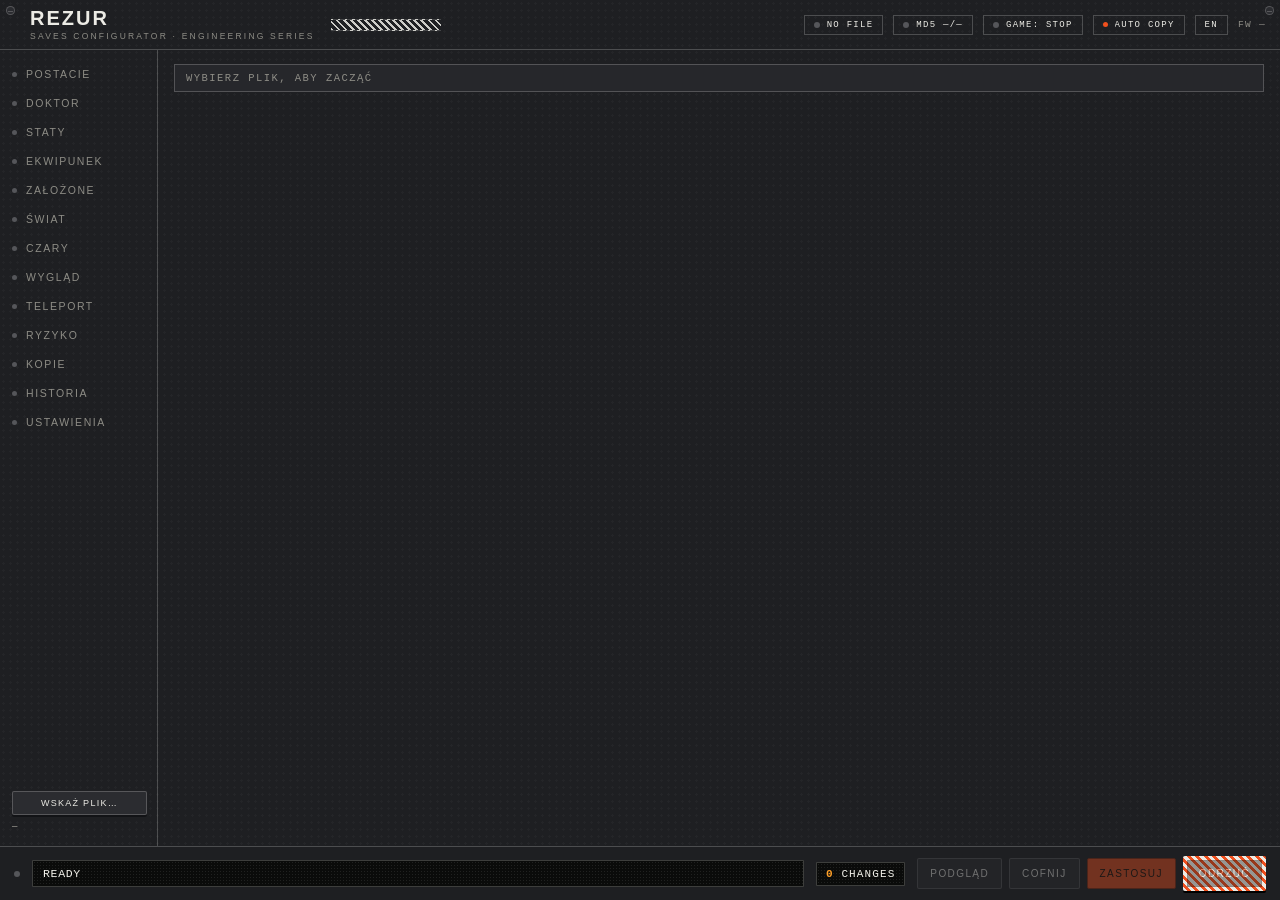
<file: rezur/gui/web/index.html>
<!DOCTYPE html>
<html lang="pl">
<head>
<meta charset="utf-8">
<title>REZUR — Saves Configurator</title>
<link rel="stylesheet" href="style.css">
</head>
<body>
<div class="win">
  <header class="head">
    <span class="screw tl"></span><span class="screw tr"></span>
    <div class="brand"><b>REZUR</b><div class="sub">saves configurator · engineering series</div></div>
    <div class="hatch"></div>
    <div class="mid">
      <span class="pill" id="pillFile"><span class="led" id="ledFile"></span><span id="txtFile">NO FILE</span></span>
      <span class="pill" id="pillMd5"><span class="led" id="ledMd5"></span><span id="txtMd5">MD5 —/—</span></span>
      <span class="pill" id="pillGame"><span class="led" id="ledGame"></span><span id="txtGame">GAME: STOP</span></span>
      <span class="pill" id="pillAuto"><span class="led o" style="width:5px;height:5px"></span><span id="txtAuto">AUTO COPY</span></span>
      <span class="pill" id="pillLang" style="cursor:pointer">EN</span>
      <span class="metal" id="txtVer">FW —</span>
    </div>
  </header>

  <div class="banner hidden" id="gameBanner">
    <b id="bannerLead">UWAGA</b> <span id="bannerTxt">eldenring.exe działa — zapis do żywego save'a zablokowany · edytuj kopię roboczą (staging), zastosuj po zamknięciu gry</span>
  </div>

  <div class="mid2">
    <nav class="rail" id="rail">
      <div class="tab" data-tab="postacie"><span class="dot"></span>POSTACIE</div>
      <div class="tab" data-tab="doktor"><span class="dot"></span>DOKTOR</div>
      <div class="tab" data-tab="staty"><span class="dot"></span>STATY</div>
      <div class="tab" data-tab="ekwipunek"><span class="dot"></span>EKWIPUNEK</div>
      <div class="tab" data-tab="eq"><span class="dot"></span>ZAŁOŻONE</div>
      <div class="tab" data-tab="swiat"><span class="dot"></span>ŚWIAT</div>
      <div class="tab" data-tab="czary"><span class="dot"></span>CZARY</div>
      <div class="tab" data-tab="wyglad"><span class="dot"></span>WYGLĄD</div>
      <div class="tab" data-tab="teleport"><span class="dot"></span>TELEPORT</div>
      <div class="tab" data-tab="ryzyko"><span class="dot"></span>RYZYKO</div>
      <div class="tab" data-tab="kopie"><span class="dot"></span>KOPIE</div>
      <div class="tab" data-tab="log"><span class="dot"></span>HISTORIA</div>
      <div class="tab" data-tab="ustawienia"><span class="dot"></span>USTAWIENIA</div>
      <div class="railfoot">
        <button class="key small" id="btnPick">WSKAŻ PLIK…</button>
        <div class="path" id="railPath">—</div>
      </div>
    </nav>

    <main class="work" id="work">
      <div class="ctx" id="ctx"><span>WYBIERZ PLIK, ABY ZACZĄĆ</span></div>
      <section id="panel-postacie" class="panel"></section>
      <section id="panel-doktor" class="panel hidden"></section>
      <section id="panel-staty" class="panel hidden"></section>
      <section id="panel-ekwipunek" class="panel hidden"></section>
      <section id="panel-eq" class="panel hidden"></section>
      <section id="panel-swiat" class="panel hidden"></section>
      <section id="panel-czary" class="panel hidden"></section>
      <section id="panel-wyglad" class="panel hidden"></section>
      <section id="panel-teleport" class="panel hidden"></section>
      <section id="panel-ryzyko" class="panel hidden"></section>
      <section id="panel-kopie" class="panel hidden"></section>
      <section id="panel-log" class="panel hidden"></section>
      <section id="panel-ustawienia" class="panel hidden"></section>
    </main>
  </div>

  <footer class="stagebar">
    <span class="led" id="ledOk"></span>
    <div class="lcd status" id="status"><span>READY</span></div>
    <div class="lcd pend" id="pendBox"><b id="pendN">0</b> <span id="pendW">ZMIAN</span></div>
    <div class="keyrow">
      <button class="key" id="btnPreview">PODGLĄD</button>
      <button class="key" id="btnUndo">COFNIJ</button>
      <button class="key orange" id="btnApply">ZASTOSUJ</button>
      <span class="hazardbox"><button class="key hazardk" id="btnDiscard"><span>ODRZUĆ</span></button></span>
    </div>
  </footer>
</div>

<div class="overlay hidden" id="busy">
  <div class="spin"></div>
  <div class="lcd" id="busyTxt">WCZYTYWANIE…</div>
</div>

<div class="overlay hidden" id="empty">
  <div class="emptybox">
    <h2>REZUR — SAVES CONFIGURATOR</h2>
    <div class="sub" id="emptySub">wskaż plik ER0000.sl2, żeby zacząć</div>
    <div class="inline">
      <button class="key" id="btnPick2">WSKAŻ PLIK .SL2</button>
      <button class="key" id="btnRecent">OTWÓRZ OSTATNI / NAJNOWSZY</button>
    </div>
    <div class="note" id="emptyNote" style="margin-top:18px"></div>
  </div>
</div>

<div class="modal hidden" id="modal"><div class="mbox" id="mbox"></div></div>
<div class="toasts" id="toasts"></div>

<script src="app.js"></script>
</body>
</html>
</file>
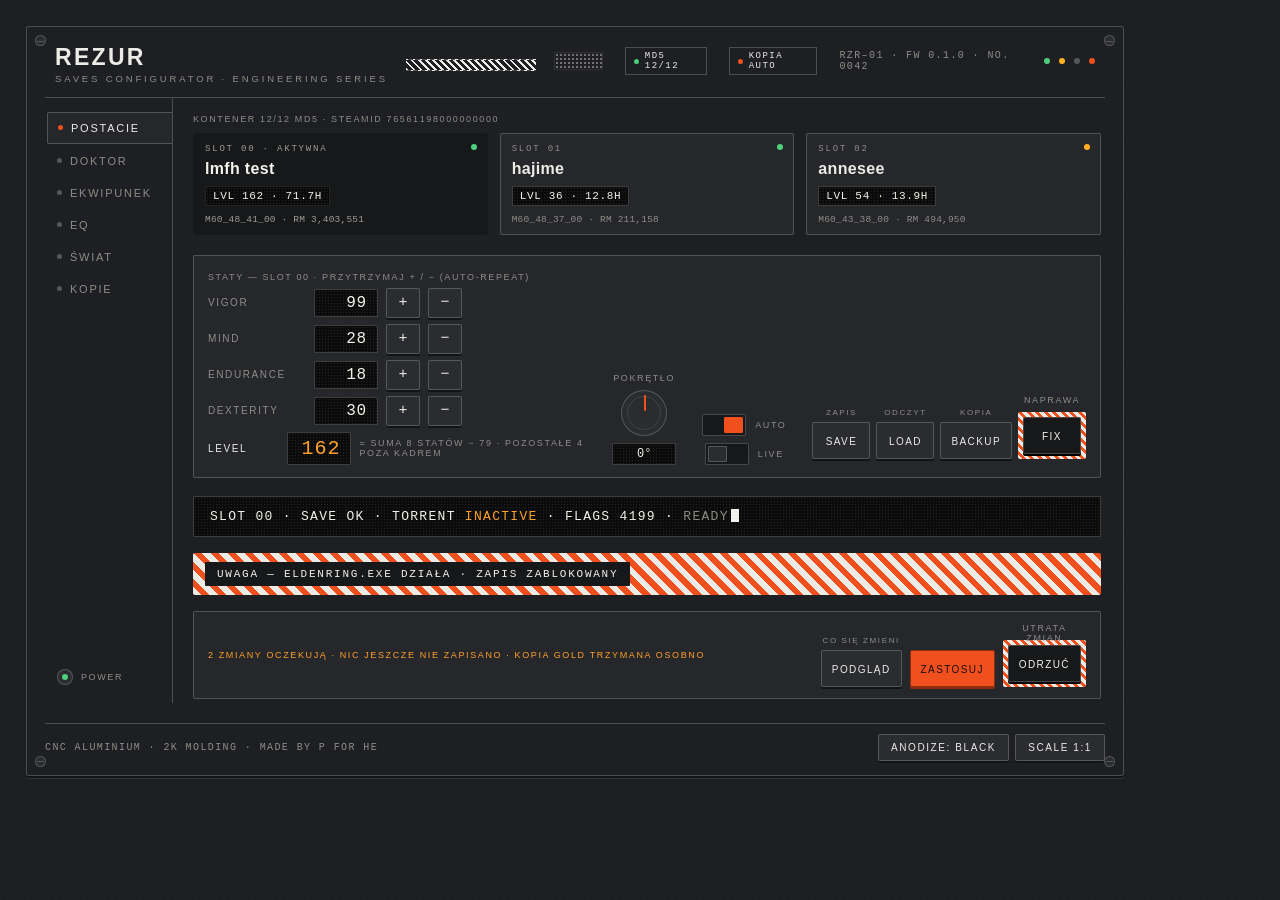
<file: web/test-bench.html>
<!DOCTYPE html>
<html lang="pl">
<head>
<meta charset="utf-8">
<title>REZUR · TEST BENCH</title>
<style>
  /* ============ REZUR ENGINEERING SERIES — test bench ============
     język: CNC aluminium + czarne wells + silkscreen + dot-matrix,
     promienie 0–2px, ZERO poświat, akcent pomarańczowy punktowo. */
  :root{
    --alu:#D5D3CD; --alu-hi:#E9E7E1; --alu-lo:#B4B2AB; --panel:#E2E0D9;
    --ink:#171816; --mut:#63625B;
    --dark:#17181A; --dark2:#1F2023;
    --lcd:#0A0B0A; --lcdtxt:#F2F1EA; --amber:#FFA028;
    --orange:#F0501E; --led-g:#4CD07D; --led-r:#E03B2E; --led-a:#FFB020; --led-off:#6E6D67;
    --line:rgba(23,24,22,.34); --line2:rgba(23,24,22,.16);
    --f:"Bahnschrift","Segoe UI Variable Display","Segoe UI",sans-serif;
    --fm:"Cascadia Mono","Consolas","Courier New",monospace;
  }
  .anod{ /* czarna anodyzacja — drugi wariant wykończenia */
    --alu:#1E1F22; --alu-hi:#2B2C30; --alu-lo:#121316; --panel:#26272B;
    --ink:#ECEBE5; --mut:#8E8D86;
    --line:rgba(240,240,235,.22); --line2:rgba(240,240,235,.10);
    --led-off:#55565A;
  }
  *{box-sizing:border-box;margin:0}
  html,body{height:auto}
  body{
    width:1150px; padding:26px 26px 30px;
    background:var(--alu); color:var(--ink); font-family:var(--f);
    background-image:radial-gradient(rgba(0,0,0,.05) 1px,transparent 1.1px);
    background-size:7px 7px;
    -webkit-font-smoothing:antialiased; user-select:none;
  }
  .mono{font-family:var(--fm)}
  .cap{font-size:9px; letter-spacing:.18em; text-transform:uppercase; color:var(--mut)}
  .lcd{
    background:var(--lcd); border:1px solid var(--line); border-radius:1px;
    color:var(--lcdtxt); font-family:var(--fm); position:relative; overflow:hidden;
  }
  .lcd::after{ /* siatka dot-matrix nad treścią */
    content:""; position:absolute; inset:0; pointer-events:none;
    background-image:radial-gradient(rgba(255,255,255,.10) 0.8px, transparent 1px);
    background-size:3px 3px;
  }

  /* ---------- chassis ---------- */
  .chassis{
    background:var(--alu); border:1px solid var(--line);
    border-radius:3px; padding:18px 18px 14px; position:relative;
    box-shadow: 0 2px 0 var(--alu-lo), 0 3px 0 var(--line2); /* twarda krawędź, nie poświata */
  }
  .screw{position:absolute;width:11px;height:11px;border-radius:50%;
    background:var(--alu-hi);border:1px solid var(--line)}
  .screw::after{content:"";position:absolute;left:1px;right:1px;top:4.5px;height:1px;background:var(--line)}
  .screw.tl{left:8px;top:8px}.screw.tr{right:8px;top:8px}
  .screw.bl{left:8px;bottom:8px}.screw.br{right:8px;bottom:8px}

  /* ---------- header ---------- */
  .head{display:flex;align-items:flex-start;gap:18px;padding:2px 10px 14px;border-bottom:1px solid var(--line)}
  .brand{line-height:.95}
  .brand b{font-size:23px; font-weight:600; letter-spacing:.10em}
  .brand .sub{font-size:9.5px; letter-spacing:.30em; color:var(--mut); text-transform:uppercase; margin-top:5px}
  .hatch{
    align-self:center; height:12px; flex:0 0 130px;
    background:repeating-linear-gradient(45deg, var(--ink) 0 2px, transparent 2px 5px);
    border-top:1px solid var(--line); border-bottom:1px solid var(--line);
  }
  .head .mid{flex:1; display:flex; gap:22px; align-items:center; justify-content:flex-end}
  .leds{display:flex;gap:9px;align-items:center}
  .led{width:6px;height:6px;border-radius:50%;background:var(--led-off);box-shadow:none}
  .led.g{background:var(--led-g)} .led.a{background:var(--led-a)} .led.r{background:var(--led-r)} .led.o{background:var(--orange)}
  .grille{width:56px;height:18px;
    background-image:radial-gradient(var(--mut) 1px, transparent 1.1px);background-size:4px 4px;
    border:1px solid var(--line2); opacity:.75}
  .metal{font-size:10px;letter-spacing:.14em;color:var(--mut);font-family:var(--fm)}

  /* ---------- body layout ---------- */
  .body{display:flex;gap:0;margin-top:0;align-items:stretch}
  .rail{flex:0 0 128px;border-right:1px solid var(--line);padding:14px 0 8px 2px;display:flex;flex-direction:column;gap:2px}
  .tab{
    display:flex;align-items:center;gap:8px;cursor:pointer;
    padding:9px 10px;font-size:11px;letter-spacing:.16em;text-transform:uppercase;color:var(--mut)}
  .tab .dot{width:5px;height:5px;border-radius:50%;background:var(--led-off)}
  .tab.on{color:var(--ink);background:var(--panel);border:1px solid var(--line);border-right:none;border-radius:2px 0 0 2px}
  .tab.on .dot{background:var(--orange)}
  .rail .foot{margin-top:auto;padding:10px;display:flex;align-items:center;gap:8px}
  .pwr{width:16px;height:16px;border-radius:50%;border:1px solid var(--line);background:var(--alu-hi)}
  .pwr.on::after{content:"";display:block;width:6px;height:6px;border-radius:50%;background:var(--led-g);margin:4px}

  .work{flex:1;padding:16px 4px 4px 20px;min-height:560px}

  /* ---------- sekcja: character cards ---------- */
  .cards{display:grid;grid-template-columns:repeat(3,1fr);gap:12px}
  .card{border:1px solid var(--line);border-radius:2px;background:var(--panel);padding:10px 11px 9px;position:relative;cursor:pointer}
  .card .slot{font-size:9px;letter-spacing:.2em;color:var(--mut);font-family:var(--fm)}
  .card h3{font-size:16px;font-weight:600;letter-spacing:.02em;margin:6px 0 8px;white-space:nowrap;overflow:hidden}
  .card .row{display:flex;gap:8px;align-items:center;justify-content:space-between}
  .card .lcd{padding:3px 7px;font-size:11px;letter-spacing:.06em}
  .card .meta{font-size:9.5px;color:var(--mut);font-family:var(--fm);margin-top:8px;letter-spacing:.02em}
  .card .indic{position:absolute;top:10px;right:10px;display:flex;gap:5px;align-items:center}
  .card.sel{background:var(--dark);color:var(--lcdtxt);border-color:var(--dark)}
  .card.sel .slot,.card.sel .meta{color:#9C9C93}
  .card.sel .lcd{border-color:var(--line2)}

  /* ---------- pasek przyrządów ---------- */
  .bench{display:flex;gap:26px;align-items:flex-end;margin:20px 0 2px;padding:16px 14px 12px;
    border:1px solid var(--line);border-radius:2px;background:var(--panel)}
  .unit{display:flex;flex-direction:column;gap:7px;align-items:center}
  .unit .cap{text-align:center}
  .fader{width:38px;height:150px;position:relative;background:var(--dark);border:1px solid var(--line);border-radius:2px}
  .fader .fill{position:absolute;left:18px;width:2px;background:var(--orange);bottom:4px}
  .fader .capk{position:absolute;left:5px;width:26px;height:14px;background:var(--alu-hi);
    border:1px solid var(--line);border-radius:2px}
  .fader .capk::after{content:"";position:absolute;left:2px;right:2px;top:6px;height:1px;background:var(--line)}
  .readout{min-width:64px;text-align:center;padding:3px 6px;font-size:12px}
  .knob{width:46px;height:46px;border-radius:50%;background:var(--alu-hi);border:1px solid var(--line);position:relative;cursor:grab}
  .knob::after{content:"";position:absolute;left:50%;top:4px;width:2px;height:16px;background:var(--orange);
    border-radius:1px;transform-origin:50% 19px}
  .knob i{position:absolute;inset:5px;border:1px solid var(--line2);border-radius:50%}
  .ticks{position:absolute;inset:-7px;border-radius:50%;
    background:conic-gradient(var(--mut) 0 1deg, transparent 1deg 36deg);opacity:.5;-webkit-mask:radial-gradient(circle,transparent 60%,black 61%);}
  .sw{width:44px;height:22px;border:1px solid var(--line);border-radius:2px;background:var(--dark);position:relative;cursor:pointer}
  .sw .lever{position:absolute;top:2px;left:2px;width:19px;height:16px;background:var(--alu-hi);border:1px solid var(--line);border-radius:1px;transition:left .09s steps(2)}
  .sw.on .lever{left:21px;background:var(--orange);border-color:var(--orange)}
  .swrow{display:flex;align-items:center;gap:9px}
  .keyrow{display:flex;gap:6px;align-items:flex-end}
  .key{
    min-width:58px;padding:13px 10px 11px;text-align:center;
    background:var(--alu-hi);border:1px solid var(--line);border-radius:2px;
    font-size:10px;letter-spacing:.14em;text-transform:uppercase;cursor:pointer;
    box-shadow:0 2px 0 var(--alu-lo);position:relative}
  .key:active,.key.down{transform:translateY(2px);box-shadow:none;background:var(--dark);color:var(--lcdtxt)}
  .key.orange{background:var(--orange);border-color:#8E2D0F;color:#1A0D06;box-shadow:0 2px 0 #8E2D0F}
  .key.silk::before{content:attr(data-silk);position:absolute;top:-15px;left:0;right:0;
    font-size:8px;letter-spacing:.2em;color:var(--mut);text-transform:uppercase}
  .hazard{padding:5px;background:repeating-linear-gradient(45deg, var(--ink) 0 3px, var(--orange) 3px 6px);border-radius:2px}
  .hazard .key{margin:0;background:var(--dark);color:var(--lcdtxt);box-shadow:0 2px 0 #000}
  .danger{padding:9px 12px;border-radius:2px;display:flex;align-items:center;gap:12px;
    background:repeating-linear-gradient(45deg, var(--ink) 0 6px, var(--orange) 6px 12px)}
  .danger .inner{background:var(--dark);color:var(--lcdtxt);padding:6px 12px;font-size:11px;letter-spacing:.16em;text-transform:uppercase;font-family:var(--fm);border-radius:1px}

  /* ---------- LCD / dot matrix ---------- */
  .biglcd{margin-top:18px;padding:12px 16px;font-size:13px;letter-spacing:.10em;text-transform:uppercase}
  .biglcd .l1{color:var(--lcdtxt)} .biglcd .am{color:var(--amber)} .biglcd .dim{color:#8A8A80}
  .cursor{display:inline-block;width:8px;height:13px;background:var(--lcdtxt);vertical-align:-2px;margin-left:2px;animation:blink 1.1s steps(1) infinite}
  @keyframes blink{50%{opacity:0}}

  /* ---------- tabela ekwipunku ---------- */
  table{width:100%;border-collapse:collapse;font-size:12px}
  th{font-size:9px;letter-spacing:.2em;text-transform:uppercase;color:var(--mut);text-align:left;
    padding:6px 8px;border-bottom:1px solid var(--line)}
  td{padding:6px 8px;border-bottom:1px solid var(--line2)}
  td.mono,th.mono{font-family:var(--fm);letter-spacing:.02em}
  tr:hover td{background:var(--dark);color:var(--lcdtxt)}
  tr:hover td.mono{color:var(--amber)}
  .findings .row{display:flex;align-items:center;gap:12px;padding:9px 4px;border-bottom:1px solid var(--line2)}
  .sev{width:8px;height:8px;border-radius:50%}
  .sev.err{background:var(--led-r)} .sev.war{background:var(--led-a)} .sev.ok{background:var(--led-g)}

  .footer{margin-top:20px;padding-top:10px;border-top:1px solid var(--line);
    display:flex;justify-content:space-between;align-items:center}
  .pill{display:inline-flex;gap:6px;align-items:center;border:1px solid var(--line);
    padding:3px 8px;font-size:9px;letter-spacing:.16em;font-family:var(--fm);text-transform:uppercase}
  /* sekwencery statów (bez suwaków) */
  .statmod{display:flex;flex-direction:column;gap:6px;min-width:318px}
  .statrow{display:flex;align-items:center;gap:8px}
  .sname{font-size:10px;letter-spacing:.16em;color:var(--mut);width:98px;text-transform:uppercase}
  .sval{min-width:64px;padding:4px 10px;font-size:16px;text-align:right;font-family:var(--fm);letter-spacing:.05em}
  .stbtn{width:34px;height:30px;border:1px solid var(--line);background:var(--alu-hi);border-radius:2px;
    display:flex;align-items:center;justify-content:center;font-family:var(--fm);font-size:15px;cursor:pointer;
    box-shadow:0 2px 0 var(--alu-lo)}
  .stbtn:active{transform:translateY(2px);box-shadow:none;background:var(--dark);color:var(--lcdtxt)}
  .statrow.lvl .sname{color:var(--ink)}
  .statrow.lvl .sval{font-size:20px;color:var(--amber)}
  /* pasek zmian oczekujących */
  .stage{margin-top:16px;padding:11px 14px;border:1px solid var(--line);background:var(--panel);
    display:flex;align-items:center;gap:12px;border-radius:2px}
  .finishbtn{display:flex;gap:6px}
  .fbtn{padding:7px 12px;font-size:10px;letter-spacing:.16em;text-transform:uppercase;cursor:pointer;
    border:1px solid var(--line);border-radius:2px;background:var(--alu-hi);box-shadow:0 2px 0 var(--alu-lo)}
  .fbtn:active{transform:translateY(2px);box-shadow:none}
  .fbtn.on{background:var(--dark);color:var(--lcdtxt)}
  .hidden{display:none}
</style>
</head>
<body class="anod">
<div class="chassis" id="chassis">
  <span class="screw tl"></span><span class="screw tr"></span><span class="screw bl"></span><span class="screw br"></span>

  <!-- HEADER -->
  <div class="head">
    <div class="brand">
      <b>REZUR</b>
      <div class="sub">saves configurator · engineering series</div>
    </div>
    <div class="hatch" title="hazard"></div>
    <div class="mid">
      <div class="grille" title="speaker / wentylacja — motyw"></div>
      <span class="pill"><span class="led g" style="width:5px;height:5px"></span>MD5 12/12</span>
      <span class="pill"><span class="led o" style="width:5px;height:5px"></span>KOPIA AUTO</span>
      <div class="metal">RZR–01 · FW 0.1.0 · NO. 0042</div>
      <div class="leds">
        <span class="led g" title="zapis: OK"></span>
        <span class="led a" title="ostrzeżenie"></span>
        <span class="led" title="brak"></span>
        <span class="led o" title="aktywna operacja"></span>
      </div>
    </div>
  </div>

  <!-- BODY -->
  <div class="body">
    <div class="rail">
      <div class="tab on" data-tab="postacie"><span class="dot"></span>POSTACIE</div>
      <div class="tab" data-tab="doktor"><span class="dot"></span>DOKTOR</div>
      <div class="tab" data-tab="ekwipunek"><span class="dot"></span>EKWIPUNEK</div>
      <div class="tab" data-tab="eq"><span class="dot"></span>EQ</div>
      <div class="tab" data-tab="swiat"><span class="dot"></span>ŚWIAT</div>
      <div class="tab" data-tab="kopie"><span class="dot"></span>KOPIE</div>
      <div class="foot"><span class="pwr on"></span><span class="cap">power</span></div>
    </div>

    <div class="work">
      <!-- ===== PANEL: POSTACIE ===== -->
      <section id="tab-postacie">
        <div class="cap" style="margin-bottom:9px">kontener 12/12 md5 · steamid 76561198000000000</div>
        <div class="cards">
          <div class="card sel">
            <div class="slot mono">SLOT 00 · AKTYWNA</div>
            <h3>lmfh test</h3>
            <div class="row">
              <div class="lcd">LVL 162 · 71.7H</div>
              <span class="indic"><span class="led g"></span></span>
            </div>
            <div class="meta">M60_48_41_00 · RM 3,403,551</div>
          </div>
          <div class="card">
            <div class="slot mono">SLOT 01</div>
            <h3>hajime</h3>
            <div class="row">
              <div class="lcd">LVL 36 · 12.8H</div>
              <span class="indic"><span class="led g"></span></span>
            </div>
            <div class="meta">M60_48_37_00 · RM 211,158</div>
          </div>
          <div class="card">
            <div class="slot mono">SLOT 02</div>
            <h3>annesee</h3>
            <div class="row">
              <div class="lcd">LVL 54 · 13.9H</div>
              <span class="indic"><span class="led a"></span></span>
            </div>
            <div class="meta">M60_43_38_00 · RM 494,950</div>
          </div>
        </div>

        <!-- pasek przyrządów -->
        <div class="bench">
          <div class="statmod">
            <span class="cap">staty — slot 00 · przytrzymaj + / − (auto-repeat)</span>
            <div class="statrow"><span class="sname">vigor</span><div class="sval lcd">99</div>
              <div class="stbtn" data-dir="1">+</div><div class="stbtn" data-dir="-1">−</div></div>
            <div class="statrow"><span class="sname">mind</span><div class="sval lcd">28</div>
              <div class="stbtn" data-dir="1">+</div><div class="stbtn" data-dir="-1">−</div></div>
            <div class="statrow"><span class="sname">endurance</span><div class="sval lcd">18</div>
              <div class="stbtn" data-dir="1">+</div><div class="stbtn" data-dir="-1">−</div></div>
            <div class="statrow"><span class="sname">dexterity</span><div class="sval lcd">30</div>
              <div class="stbtn" data-dir="1">+</div><div class="stbtn" data-dir="-1">−</div></div>
            <div class="statrow lvl"><span class="sname">level</span><div class="sval lcd" id="lvlout">162</div>
              <span class="cap">= suma 8 statów − 79 · pozostałe 4 poza kadrem</span></div>
          </div>
          <div class="unit">
            <span class="cap">pokrętło</span>
            <div class="knob" id="knob"><i></i><span class="ticks"></span></div>
            <div class="readout lcd" id="ro4">0°</div>
          </div>
          <div class="unit" style="gap:7px">
            <div class="swrow"><div class="sw on"><span class="lever"></span></div><span class="cap">auto</span></div>
            <div class="swrow"><div class="sw"><span class="lever"></span></div><span class="cap">live</span></div>
          </div>
          <div class="keyrow" style="margin-left:auto; margin-bottom:6px">
            <div class="key silk" data-silk="zapis">SAVE</div>
            <div class="key silk" data-silk="odczyt">LOAD</div>
            <div class="key silk" data-silk="kopia">BACKUP</div>
            <div class="hazard" style="position:relative;margin-top:17px">
              <div class="key">FIX</div>
              <span class="cap" style="position:absolute;top:-17px;left:0;right:0;text-align:center">naprawa</span>
            </div>
          </div>
        </div>

        <div class="biglcd lcd">
          <div class="l1">SLOT 00 · SAVE OK · TORRENT <span class="am">INACTIVE</span> · FLAGS 4199 · <span class="dim">READY</span><span class="cursor"></span></div>
        </div>

        <div class="danger" style="margin-top:16px">
          <div class="inner">uwaga — eldenring.exe działa · zapis zablokowany</div>
        </div>

        <div class="stage">
          <span class="cap" style="color:var(--amber)">2 zmiany oczekują · nic jeszcze nie zapisano · kopia gold trzymana osobno</span>
          <div class="keyrow" style="gap:8px;margin-left:auto">
            <div class="key silk" data-silk="co się zmieni">PODGLĄD</div>
            <div class="key orange" data-silk="zapis + backup">ZASTOSUJ</div>
            <div class="hazard" style="position:relative;margin-top:17px">
              <div class="key">ODRZUĆ</div>
              <span class="cap" style="position:absolute;top:-17px;left:0;right:0;text-align:center">utrata zmian</span>
            </div>
          </div>
        </div>
      </section>

      <!-- ===== PANEL: DOKTOR ===== -->
      <section id="tab-doktor" class="hidden">
        <div class="cap" style="margin-bottom:9px">diagnostyka · 1 błąd / 2 ostrzeżenia</div>
        <div class="findings">
          <div class="row"><span class="sev err"></span><span class="mono" style="min-width:74px">TORRENT</span>
            <span style="flex:1">koń: hp=0 przy state=ACTIVE → zawieszka wczytywania</span>
            <div class="hazard"><div class="key">FIX</div></div></div>
          <div class="row"><span class="sev war"></span><span class="mono" style="min-width:74px">WEATHER</span>
            <span style="flex:1">area_id=60 ≠ region mapy 11</span>
            <div class="hazard"><div class="key">FIX</div></div></div>
          <div class="row"><span class="sev ok"></span><span class="mono" style="min-width:74px">MD5</span>
            <span style="flex:1">12/12 sum sekcji OK</span><span class="cap">bez akcji</span></div>
        </div>
        <div class="keyrow" style="margin-top:18px">
          <div class="key silk" data-silk="podgląd zmian">PREVIEW</div>
          <div class="key orange" data-silk="wykonaj + backup">APPLY ALL</div>
        </div>
      </section>

      <!-- ===== PANEL: EKWIPUNEK ===== -->
      <section id="tab-ekwipunek" class="hidden">
        <div class="cap" style="margin-bottom:9px">slot 00 · przy sobie · 74 pozycje</div>
        <table>
          <tr><th class="mono" style="width:110px">handle</th><th style="width:70px">ilość</th><th>nazwa</th><th class="mono" style="width:130px">kategoria</th></tr>
          <tr><td class="mono">0x808000A1</td><td class="mono">1</td><td>Blood Uchigatana +19</td><td class="mono">weapon</td></tr>
          <tr><td class="mono">0x80800155</td><td class="mono">1</td><td>Rivers of Blood +9</td><td class="mono">weapon</td></tr>
          <tr><td class="mono">0xB0001FF9</td><td class="mono">12</td><td>Larval Tear</td><td class="mono">goods</td></tr>
          <tr><td class="mono">0x90800147</td><td class="mono">1</td><td>White Reed Armor</td><td class="mono">armor</td></tr>
          <tr><td class="mono">0xA000139C</td><td class="mono">1</td><td>Blessed Dew Talisman</td><td class="mono">talisman</td></tr>
        </table>
        <div class="keyrow" style="margin-top:16px;gap:8px">
          <div class="key silk" data-silk="dodaj z bazy">ADD</div>
          <div class="key silk" data-silk="usuń wpis">REMOVE</div>
          <div class="key silk" data-silk="przenieś">MOVE</div>
          <div class="key silk" data-silk="+ poziom">UPGRADE</div>
        </div>
      </section>

      <!-- ===== pozostałe zakładki (placeholdery) ===== -->
      <section id="tab-eq" class="hidden"><div class="cap">EQ — 22 gniazda (demo później)</div>
        <div class="biglcd lcd" style="margin-top:12px"><div class="l1">WEAPON 0..5 · ARMOR 12..16 · TALISMAN 17..21<span class="cursor"></span></div></div></section>
      <section id="tab-swiat" class="hidden"><div class="cap">ŚWIAT — 22 grupy flag (demo później)</div>
        <div class="biglcd lcd" style="margin-top:12px"><div class="l1">BOSS 48 · MAPS 19 · COOKBOOK 60 · <span class="am">SELECT</span><span class="cursor"></span></div></div></section>
      <section id="tab-kopie" class="hidden"><div class="cap">KOPIE — 7 backupów (demo później)</div>
        <div class="biglcd lcd" style="margin-top:12px"><div class="l1">EDITBAK · WORLDBak · TPBak · <span class="dim">RESTORE</span><span class="cursor"></span></div></div></section>
    </div>
  </div>

  <!-- FOOTER -->
  <div class="footer">
    <span class="metal">CNC ALUMINIUM · 2K MOLDING · MADE BY P FOR HE</span>
    <div class="finishbtn">
      <div class="fbtn" id="anodBtn">anodize: black</div>
      <div class="fbtn">scale 1:1</div>
    </div>
  </div>
</div>

<script>
  // --- nawigacja
  const tabs=[...document.querySelectorAll('.tab')];
  tabs.forEach(t=>t.addEventListener('click',()=>{
    tabs.forEach(x=>x.classList.remove('on')); t.classList.add('on');
    document.querySelectorAll('.work > section').forEach(s=>s.classList.add('hidden'));
    document.getElementById('tab-'+t.dataset.tab).classList.remove('hidden');
  }));
  // --- keycapy (chwilowe wciśnięcie)
  document.querySelectorAll('.key,.fbtn').forEach(k=>{
    k.addEventListener('pointerdown',()=>k.classList.add('down'));
    ['pointerup','pointerleave'].forEach(e=>k.addEventListener(e,()=>k.classList.remove('down')));
  });
  // --- przełączniki
  document.querySelectorAll('.sw').forEach(s=>s.addEventListener('click',()=>s.classList.toggle('on')));
  // --- sekwencery statów: + / − z auto-repeatem (klik = 1, przytrzymanie = szybko)
  document.querySelectorAll('.stbtn').forEach(b=>{
    const dir=+b.dataset.dir, row=b.closest('.statrow');
    let hold, rep;
    const bang=()=>{const el=row.querySelector('.sval');
      el.textContent=Math.max(1,Math.min(99,(+el.textContent)+dir)); recalc();};
    b.addEventListener('pointerdown',e=>{e.preventDefault(); bang();
      hold=setTimeout(()=>{rep=setInterval(bang,70);},380);});
    ['pointerup','pointerleave','pointercancel'].forEach(ev=>
      b.addEventListener(ev,()=>{clearTimeout(hold);clearInterval(rep);}));
  });
  function recalc(){
    const vals=[...document.querySelectorAll('.sval')].map(e=>+e.textContent);
    document.getElementById('lvlout').textContent=vals.reduce((a,b)=>a+b,0)-79;
  }
  // --- pokrętło
  const knob=document.getElementById('knob'), ro4=document.getElementById('ro4');
  let ang=0, drag=false;
  knob.style.transform='rotate(0deg)';
  knob.addEventListener('pointerdown',e=>{drag=true;knob.setPointerCapture(e.pointerId);});
  window.addEventListener('pointermove',e=>{if(!drag)return;
    ang=(ang+e.movementX*2+540)%360;
    knob.style.transform='rotate('+ang+'deg)'; ro4.textContent=ang+'°';});
  window.addEventListener('pointerup',()=>drag=false);
  // --- anodize
  document.getElementById('anodBtn').addEventListener('click',e=>{
    const on=document.body.classList.toggle('anod');
    e.currentTarget.textContent='anodize: '+(on?'black':'silver');
  });
</script>
</body>
</html>
</file>
<file: rezur/gui/web/style.css>
/* REZUR GUI — ENGINEERING SERIES
   czarna anoda + pomarańcz, LCD dot-matrix, zero poświat, promienie ≤3px.
   Wszystko na zmiennych — motyw spójny z bench (web/test-bench.html). */

:root{
  --alu:#1E1F22; --alu-hi:#2B2C30; --alu-lo:#121316; --panel:#26272B;
  --ink:#ECEBE5; --mut:#8E8D86;
  --dark:#17181A; --dark2:#1F2023;
  --lcd:#0A0B0A; --lcdtxt:#F2F1EA; --amber:#FFA028;
  --orange:#F0501E; --led-g:#4CD07D; --led-r:#E03B2E; --led-a:#FFB020; --led-off:#55565A;
  --line:rgba(240,240,235,.22); --line2:rgba(240,240,235,.10);
  --f:"Bahnschrift","Segoe UI Variable Display","Segoe UI",sans-serif;
  --fm:"Cascadia Mono","Consolas","Courier New",monospace;
}
*{box-sizing:border-box;margin:0}
html,body{height:100%}
body{
  background:#101113; color:var(--ink); font-family:var(--f); font-size:13px;
  -webkit-font-smoothing:antialiased; user-select:none; overflow:hidden;
}
.mono{font-family:var(--fm)}
.hidden{display:none !important}
.cap{font-size:9px; letter-spacing:.18em; text-transform:uppercase; color:var(--mut)}
::-webkit-scrollbar{width:10px;height:10px}
::-webkit-scrollbar-track{background:var(--dark)}
::-webkit-scrollbar-thumb{background:var(--alu-hi);border:2px solid var(--dark)}
::-webkit-scrollbar-thumb:hover{background:var(--mut)}

/* ---------- okno ---------- */
.win{display:flex;flex-direction:column;height:100vh;
  background:var(--alu);
  background-image:radial-gradient(rgba(255,255,255,.028) 1px,transparent 1.1px);
  background-size:7px 7px;}

/* ---------- nagłówek ---------- */
.head{display:flex;align-items:center;gap:16px;padding:9px 14px 9px 16px;
  border-bottom:1px solid var(--line); position:relative; flex:0 0 auto}
.head .screw{position:absolute;width:9px;height:9px;border-radius:50%;
  background:var(--alu-hi);border:1px solid var(--line)}
.head .screw::after{content:"";position:absolute;left:1px;right:1px;top:3.5px;height:1px;background:var(--line)}
.head .screw.tl{left:6px;top:6px}.head .screw.tr{right:6px;top:6px}
.brand{line-height:.95;padding-left:14px}
.brand b{font-size:20px;font-weight:600;letter-spacing:.10em}
.brand .sub{font-size:8.5px;letter-spacing:.26em;color:var(--mut);text-transform:uppercase;margin-top:4px}
.hatch{height:12px;flex:0 0 110px;
  background:repeating-linear-gradient(45deg, var(--ink) 0 2px, transparent 2px 5px);
  border-top:1px solid var(--line); border-bottom:1px solid var(--line); opacity:.85}
.head .mid{flex:1;display:flex;gap:10px;align-items:center;justify-content:flex-end;flex-wrap:nowrap;overflow:hidden}
.metal{font-size:9.5px;letter-spacing:.14em;color:var(--mut);font-family:var(--fm);white-space:nowrap}
.pill{display:inline-flex;gap:7px;align-items:center;border:1px solid var(--line);
  padding:4px 9px;font-size:9px;letter-spacing:.14em;font-family:var(--fm);
  text-transform:uppercase;white-space:nowrap;max-width:290px;overflow:hidden}
.pill span:last-child{overflow:hidden;text-overflow:ellipsis}
.led{width:6px;height:6px;border-radius:50%;background:var(--led-off);flex:0 0 auto}
.led.g{background:var(--led-g)} .led.a{background:var(--led-a)} .led.r{background:var(--led-r)} .led.o{background:var(--orange)}
.led.blink{animation:blink 1s steps(1) infinite}
@keyframes blink{50%{opacity:.15}}

.banner{flex:0 0 auto;margin:8px 14px 0;padding:8px 12px;font-size:11px;letter-spacing:.12em;
  text-transform:uppercase;font-family:var(--fm);color:#1A0D06;
  background:repeating-linear-gradient(45deg, var(--orange) 0 8px, #8E2D0F 8px 16px);
  border:1px solid var(--aline,#000)}
.banner b{background:var(--dark);color:var(--lcdtxt);padding:2px 8px;margin-right:8px}

/* ---------- korpus ---------- */
.mid2{flex:1;display:flex;min-height:0}
.rail{flex:0 0 158px;border-right:1px solid var(--line);padding:10px 0 8px 2px;
  display:flex;flex-direction:column;gap:1px;overflow-y:auto}
.tab{display:flex;align-items:center;gap:9px;cursor:pointer;padding:8px 10px;
  font-size:10.5px;letter-spacing:.15em;text-transform:uppercase;color:var(--mut)}
.tab .dot{width:5px;height:5px;border-radius:50%;background:var(--led-off)}
.tab:hover{color:var(--ink)}
.tab.on{color:var(--ink);background:var(--panel);border:1px solid var(--line);border-right:none;border-radius:2px 0 0 2px}
.tab.on .dot{background:var(--orange)}
.railfoot{margin-top:auto;padding:10px 10px 6px;display:flex;flex-direction:column;gap:7px}
.railfoot .path{font-size:9px;color:#A9A8A0;font-family:var(--fm);word-break:break-all;letter-spacing:.02em}

.work{flex:1;padding:14px 16px 18px;overflow-y:auto;min-width:0}
.ctx{display:flex;align-items:center;gap:12px;padding:7px 11px;margin-bottom:12px;
  border:1px solid var(--line);background:var(--panel);font-size:10.5px;letter-spacing:.14em;
  text-transform:uppercase;color:var(--mut);font-family:var(--fm)}
.ctx b{color:var(--ink);font-weight:600}
.ctx .tag{border:1px solid var(--line);padding:1px 7px;font-size:9px;color:var(--ink)}
.ctx .tag.warn{color:var(--led-a);border-color:var(--led-a)}
.ctx .tag.stage{color:var(--orange);border-color:var(--orange)}

h3.sect{font-size:10px;letter-spacing:.2em;text-transform:uppercase;color:var(--mut);
  margin:14px 0 8px;padding-bottom:5px;border-bottom:1px solid var(--line2)}
h3.sect:first-child{margin-top:0}

/* ---------- przyciski / klawisze ---------- */
.key{
  min-width:64px;padding:9px 12px;text-align:center;cursor:pointer;
  background:var(--alu-hi);border:1px solid var(--line);border-radius:2px;
  font-size:10px;letter-spacing:.14em;text-transform:uppercase;color:var(--ink);
  font-family:var(--f); box-shadow:0 2px 0 var(--alu-lo); position:relative;
  white-space:nowrap;
}
.key:hover{background:var(--panel)}
.key:active,.key.down{transform:translateY(2px);box-shadow:none;background:var(--dark);color:var(--lcdtxt)}
.key.orange{background:var(--orange);border-color:#8E2D0F;color:#1A0D06;box-shadow:0 2px 0 #8E2D0F}
.key.orange:hover{background:#FF6A3A}
.key.hazardk{border:none;padding:0;box-shadow:none;background:none}
.key.hazardk>span{display:block;padding:7px 11px;background:var(--dark);color:var(--lcdtxt);
  border:1px solid #000;margin:4px;font-size:10px;letter-spacing:.14em;text-transform:uppercase}
.hazardbox{display:inline-block;border-radius:2px;box-shadow:0 2px 0 #000;
  background:repeating-linear-gradient(45deg, var(--ink) 0 3px, var(--orange) 3px 6px)}
.keyrow{display:flex;gap:7px;align-items:center;flex-wrap:wrap}
.key.small{padding:6px 9px;font-size:9px;min-width:0}
.key:disabled{opacity:.4;cursor:default;transform:none;box-shadow:none}

/* ---------- LCD ---------- */
.lcd{background:var(--lcd);border:1px solid var(--line);border-radius:1px;
  color:var(--lcdtxt);font-family:var(--fm);position:relative;overflow:hidden}
.lcd::after{content:"";position:absolute;inset:0;pointer-events:none;
  background-image:radial-gradient(rgba(255,255,255,.09) .8px, transparent 1px);
  background-size:3px 3px}
.lcd>span,.lcd>*{position:relative;z-index:1}
.lcdin{background:var(--lcd);border:1px solid var(--line);border-radius:1px;color:var(--lcdtxt);
  font-family:var(--fm);font-size:12px;padding:6px 8px;outline:none;min-width:0;
  position:relative;z-index:1}
.lcdin:focus{border-color:var(--orange)}
.lcdin::placeholder{color:#6b6b62}

/* ---------- pasek stanu ---------- */
.stagebar{flex:0 0 auto;display:flex;align-items:center;gap:12px;padding:9px 14px;
  border-top:1px solid var(--line);background:var(--alu)}
.status{flex:1;min-width:120px;padding:6px 10px;font-size:11.5px;letter-spacing:.06em;white-space:nowrap;overflow:hidden;text-overflow:ellipsis}
.status .am{color:var(--amber)}
.pend{padding:5px 9px;font-size:11px;letter-spacing:.1em;white-space:nowrap}
.pend b{color:var(--amber)}
.stagebar .keyrow{flex:0 0 auto}

/* ---------- karty postaci ---------- */
.cards{display:grid;grid-template-columns:repeat(auto-fill,minmax(240px,1fr));gap:10px}
.card{border:1px solid var(--line);border-radius:2px;background:var(--panel);padding:9px 11px;
  position:relative;cursor:pointer}
.card:hover{border-color:var(--mut)}
.card .slot{font-size:8.5px;letter-spacing:.2em;color:var(--mut);font-family:var(--fm)}
.card h4{font-size:15px;font-weight:600;letter-spacing:.02em;margin:5px 0 7px;
  white-space:nowrap;overflow:hidden;text-overflow:ellipsis}
.card .meta{font-size:9px;color:var(--mut);font-family:var(--fm);margin-top:7px;letter-spacing:.02em;
  white-space:nowrap;overflow:hidden;text-overflow:ellipsis}
.card .lcd{padding:3px 7px;font-size:10.5px;letter-spacing:.05em;display:inline-block}
.card .indic{position:absolute;top:9px;right:9px;display:flex;gap:5px}
.card.sel{background:var(--dark);color:var(--lcdtxt);border-color:var(--orange)}
.card.sel .slot,.card.sel .meta{color:#9C9C93}
.card.empty{opacity:.55}
.card .pills{display:flex;gap:4px;position:absolute;top:8px;right:9px}
.card .minitag{font-size:8px;font-family:var(--fm);border:1px solid var(--line);padding:1px 5px;color:var(--mut)}
.card .minitag.wa{color:var(--led-a);border-color:var(--led-a)}

/* ---------- ustalenia doktora ---------- */
.frow{display:flex;align-items:center;gap:11px;padding:8px 6px;border-bottom:1px solid var(--line2)}
.frow .sev{width:8px;height:8px;border-radius:50%;flex:0 0 auto}
.frow .sev.err{background:var(--led-r)} .frow .sev.war{background:var(--led-a)} .frow .sev.ok{background:var(--led-g)}
.frow .fbody{flex:1;min-width:0}
.frow .fmsg{font-size:12px;white-space:normal}
.frow .fcode{font-size:8.5px;font-family:var(--fm);color:var(--mut);letter-spacing:.06em;margin-top:2px}

/* ---------- tabele ---------- */
table.tbl{width:100%;border-collapse:collapse;font-size:12px;table-layout:fixed}
.tbl th{font-size:9px;letter-spacing:.2em;text-transform:uppercase;color:var(--mut);text-align:left;
  padding:6px 8px;border-bottom:1px solid var(--line);position:sticky;top:0;background:var(--alu);
  z-index:2;box-shadow:inset 0 -1px 0 var(--line)}
/* pasek narzędzi przykleja się nad tabelą — nic nie nachodzi na nic;
   pasek zachodzi na padding panelu, żeby wiersze nie przeświecały nad nim */
.toolbar.stickbar{position:sticky;top:calc(-1 * var(--padTop,14px));z-index:3;background:var(--alu);
  padding:calc(var(--padTop,14px) + 7px) 0 8px;margin-bottom:8px;border-bottom:1px solid var(--line)}
.toolbar.stickbar + .tbl th{top:var(--barH,44px)}
.tbl td{padding:6px 8px;border-bottom:1px solid var(--line2);white-space:nowrap;overflow:hidden;text-overflow:ellipsis}
.tbl td.grow{max-width:0;width:100%;white-space:nowrap}
.tbl tr:hover td{background:var(--dark);color:var(--lcdtxt)}
.tbl tr.sel td{background:var(--dark2);color:var(--lcdtxt)}
.tbl .mono{font-family:var(--fm);letter-spacing:.02em}
.tbl .acts{display:flex;gap:5px}
.pager{display:flex;gap:8px;align-items:center;margin-top:9px;font-family:var(--fm);font-size:10px;color:var(--mut)}
.pager .key{padding:5px 9px;font-size:9px}

/* ---------- staty ---------- */
.statmod{max-width:520px}
.statrow{display:flex;align-items:center;gap:8px;margin-bottom:6px}
.sname{font-size:10px;letter-spacing:.16em;color:var(--mut);width:104px;text-transform:uppercase}
.sval{min-width:70px;padding:5px 10px;font-size:15px;text-align:right;font-family:var(--fm);
  letter-spacing:.05em;position:relative}
.sval.big{font-size:19px;color:var(--amber)}
.stbtn{width:36px;height:32px;border:1px solid var(--line);background:var(--alu-hi);border-radius:2px;
  display:flex;align-items:center;justify-content:center;font-family:var(--fm);font-size:15px;
  cursor:pointer;box-shadow:0 2px 0 var(--alu-lo);color:var(--ink)}
.stbtn:hover{background:var(--panel)}
.stbtn:active{transform:translateY(2px);box-shadow:none;background:var(--dark);color:var(--lcdtxt)}
.statrow.lvl .sname{color:var(--ink)}
.ednote{font-size:9px;color:var(--mut);font-family:var(--fm);letter-spacing:.04em}

/* ---------- formularze ---------- */
.field{display:flex;flex-direction:column;gap:5px;margin-bottom:11px;max-width:340px}
.field label{font-size:9px;letter-spacing:.18em;text-transform:uppercase;color:var(--mut)}
.inline{display:flex;gap:9px;align-items:center;flex-wrap:wrap}
select.lcdin,.lcdin.select{appearance:none}
.toolbar{display:flex;gap:9px;align-items:center;flex-wrap:wrap;margin-bottom:12px}

/* ---------- swiat: lista grup/flag ---------- */
.worldrow{display:flex;align-items:center;gap:10px;padding:5px 6px;border-bottom:1px solid var(--line2)}
.worldrow:hover{background:var(--dark2)}
.worldrow .wid{font-family:var(--fm);font-size:10.5px;color:var(--mut);width:74px;flex:0 0 auto}
.worldrow .wname{flex:1;min-width:0;font-size:12px;white-space:nowrap;overflow:hidden;text-overflow:ellipsis}
.worldrow .wdesc{font-size:9px;color:var(--mut);font-family:var(--fm);max-width:270px;white-space:nowrap;overflow:hidden;text-overflow:ellipsis}
.swbox{width:34px;height:18px;border:1px solid var(--line);border-radius:2px;background:var(--dark);
  position:relative;cursor:pointer;flex:0 0 auto}
.swbox i{position:absolute;top:2px;left:2px;width:14px;height:12px;background:var(--alu-hi);
  border:1px solid var(--line);border-radius:1px}
.swbox.on i{left:16px;background:var(--orange);border-color:var(--orange)}

/* ---------- czary / EQ siatki ---------- */
.grid{display:grid;gap:8px}
.spellgrid{grid-template-columns:repeat(auto-fill,minmax(215px,1fr))}
.cell{border:1px solid var(--line);background:var(--panel);border-radius:2px;padding:7px 9px}
.cell .cslot{font-size:8.5px;font-family:var(--fm);color:var(--mut);letter-spacing:.15em}
.cell .cname{font-size:12px;margin-top:4px;white-space:nowrap;overflow:hidden;text-overflow:ellipsis}
.cell.empty{opacity:.5}
.cell .cact{display:flex;gap:5px;margin-top:6px}
.eqgrid{grid-template-columns:repeat(auto-fill,minmax(230px,1fr))}
.eqzone{font-size:9px;letter-spacing:.18em;color:var(--mut);text-transform:uppercase;margin:11px 0 6px}

/* ---------- modal ---------- */
.modal{position:fixed;inset:0;background:rgba(9,9,10,.72);display:flex;align-items:center;
  justify-content:center;z-index:60}
.mbox{width:min(560px,92vw);background:var(--panel);border:1px solid var(--line);
  border-radius:3px;box-shadow:0 3px 0 #000;padding:0}
.mbox .mhead{padding:11px 16px;border-bottom:1px solid var(--line);font-size:11px;
  letter-spacing:.2em;text-transform:uppercase;font-family:var(--fm);display:flex;align-items:center;gap:10px}
.mbox .mhead.warn{background:repeating-linear-gradient(45deg, var(--ink) 0 6px, var(--orange) 6px 12px);color:#1A0D06}
.mbox .mhead.warn span{background:var(--dark);color:var(--lcdtxt);padding:2px 9px}
.mbox .mbod{padding:14px 16px;font-size:13px;line-height:1.55;color:var(--ink)}
.mbox .mbod .lcd{padding:8px 10px;margin-top:9px;font-size:11.5px;white-space:pre-wrap}
.mbox .mact{display:flex;gap:8px;justify-content:flex-end;padding:12px 16px;border-top:1px solid var(--line)}

/* ---------- toasty / overlaye ---------- */
.toasts{position:fixed;right:16px;bottom:74px;display:flex;flex-direction:column;gap:8px;z-index:70}
.toast{border:1px solid var(--line);background:var(--dark);color:var(--lcdtxt);padding:9px 12px;
  font-size:11.5px;font-family:var(--fm);max-width:380px;border-radius:2px;box-shadow:0 2px 0 #000}
.toast.ok{border-left:3px solid var(--led-g)}
.toast.err{border-left:3px solid var(--led-r)}
.toast.info{border-left:3px solid var(--led-a)}
.overlay{position:fixed;inset:0;background:rgba(10,10,11,.86);display:flex;
  align-items:center;justify-content:center;z-index:50;flex-direction:column;gap:16px}
.emptybox{width:min(640px,92vw);background:var(--panel);border:1px solid var(--line);
  border-radius:3px;padding:26px 28px;box-shadow:0 3px 0 #000;text-align:left}
.emptybox h2{font-size:17px;letter-spacing:.12em;margin-bottom:6px}
.emptybox .sub{color:var(--mut);font-size:10px;letter-spacing:.22em;text-transform:uppercase;margin-bottom:18px}
.spin{width:34px;height:34px;border:3px solid var(--alu-hi);border-top-color:var(--orange);border-radius:50%;
  animation:spin .8s linear infinite}
@keyframes spin{to{transform:rotate(360deg)}}
.overlay .lcd{padding:8px 14px;font-size:12px;letter-spacing:.12em}

/* ---------- kopie / log ---------- */
.mark{font-family:var(--fm);font-size:9px;letter-spacing:.12em;padding:1px 6px;border:1px solid var(--line)}
.mark.gold{color:var(--amber);border-color:var(--amber)}
.mark.pin{color:var(--orange);border-color:var(--orange)}
.note{font-size:10px;color:var(--mut);font-family:var(--fm);line-height:1.6}
.riskbar{display:flex;align-items:center;gap:10px;padding:9px 12px;border:1px solid var(--line);
  margin-bottom:10px;background:var(--panel);border-radius:2px}
.riskbar .verdict{font-family:var(--fm);font-size:12px;letter-spacing:.14em}
.riskbar.green .verdict{color:var(--led-g)} .riskbar.yellow .verdict{color:var(--led-a)} .riskbar.red .verdict{color:var(--led-r)}

/* ---------- podpowiedzi (wyszukiwanie na żywo) ---------- */
.suggbox{border:1px solid var(--line);background:var(--lcd);max-height:250px;overflow-y:auto;
  margin-top:7px;border-radius:1px}
.suggbox:empty{display:none}
.suggbox .srow{display:flex;align-items:center;gap:10px;padding:5px 9px;cursor:pointer;
  border-bottom:1px solid rgba(240,240,235,.06)}
.suggbox .srow:last-child{border-bottom:none}
.suggbox .srow:hover,.suggbox .srow.on{background:var(--dark2)}
.suggbox .srow.on .sidx{color:var(--orange)}
.suggbox .sidx{font-family:var(--fm);font-size:9px;color:var(--mut);letter-spacing:.08em;
  width:22px;flex:0 0 auto}
.suggbox .sname{flex:1;min-width:0;font-size:12px;color:var(--lcdtxt);white-space:nowrap;
  overflow:hidden;text-overflow:ellipsis}
.suggbox .sname em{font-style:normal;color:var(--amber)}
.suggbox .scat{font-family:var(--fm);font-size:8.5px;color:var(--mut);letter-spacing:.12em;
  text-transform:uppercase;flex:0 0 auto}
.suggbox .sempty{padding:6px 9px;font-family:var(--fm);font-size:10px;color:var(--mut)}
.livehint{font-family:var(--fm);font-size:9px;color:var(--mut);letter-spacing:.06em}
.livehint.on{color:var(--amber)}
</file>
